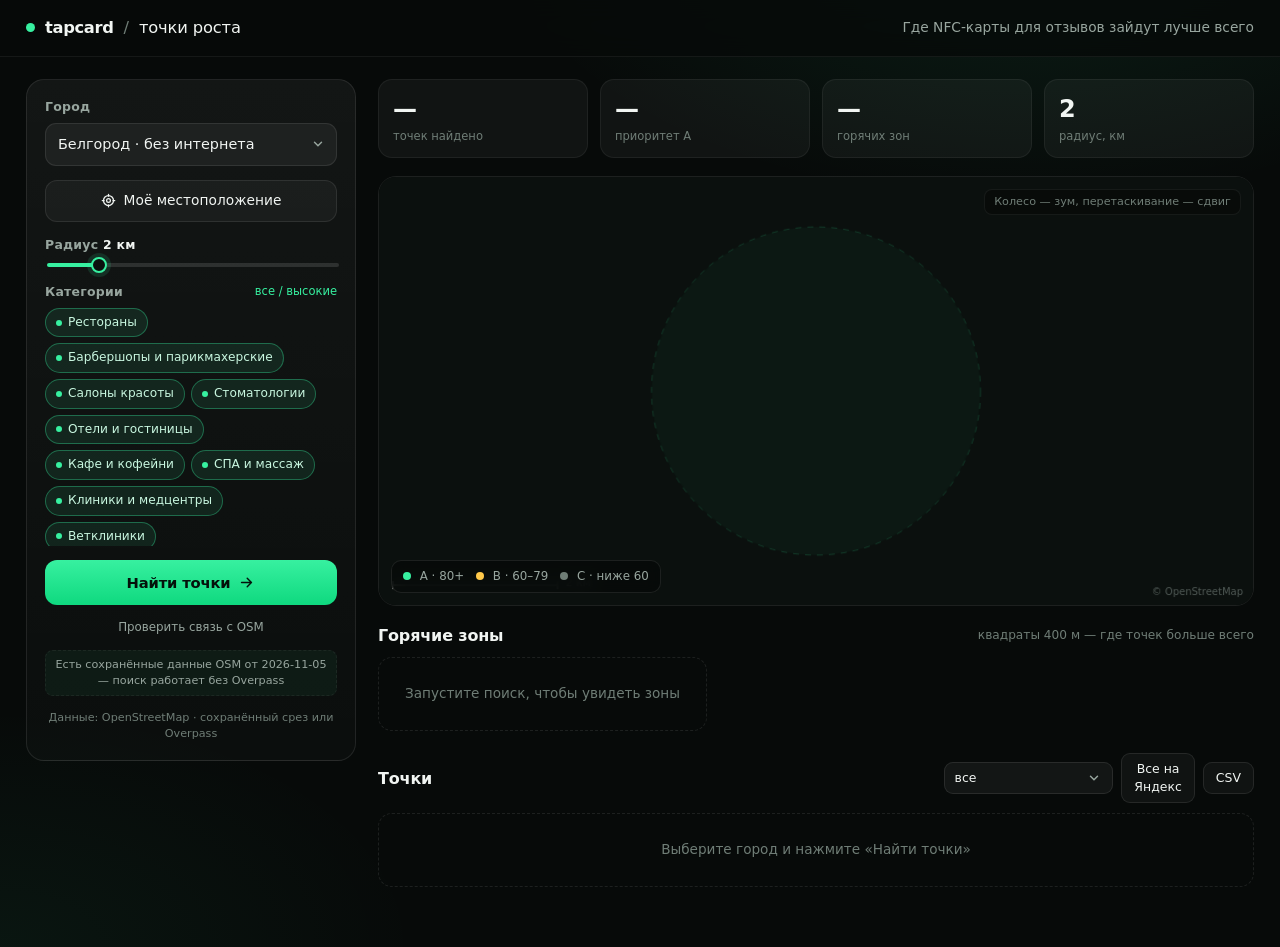
<file: index.html>
<!doctype html>
<html lang="ru">
<head>
<meta charset="utf-8">
<meta name="viewport" content="width=device-width, initial-scale=1">
<title>tapcard · точки роста — где продавать NFC-карты</title>
<meta name="description" content="Инструмент поиска точек для продажи NFC-карт: кафе, салоны, клиники, автосервисы и отели с высоким потенциалом отзывов.">
<style>
:root{
  --bg:#070A09;
  --bg-2:#0B100E;
  --surface:rgba(255,255,255,.045);
  --surface-2:rgba(255,255,255,.025);
  --text:#F1F5F2;
  --muted:#98A69F;
  --muted-2:#6F7D76;
  --accent:#37F0A0;
  --accent-2:#0FD97F;
  --gold:#FFC94A;
  --line:rgba(255,255,255,.09);
  --line-soft:rgba(255,255,255,.06);
  --radius:18px;
  --font:"Manrope",system-ui,-apple-system,"Segoe UI",Roboto,Arial,sans-serif;
}

*{box-sizing:border-box}
html,body{margin:0;padding:0}
body{
  background:
    radial-gradient(900px 500px at 80% -10%,rgba(55,240,160,.10),transparent 60%),
    radial-gradient(700px 400px at 0% 100%,rgba(55,240,160,.05),transparent 60%),
    var(--bg);
  color:var(--text);
  font-family:var(--font);
  font-size:15px;
  line-height:1.45;
  -webkit-font-smoothing:antialiased;
}

/* ---------- topbar ---------- */
.topbar{
  display:flex;align-items:center;justify-content:space-between;gap:16px;
  padding:16px 26px;border-bottom:1px solid var(--line-soft);
  position:sticky;top:0;z-index:600;
  background:rgba(7,10,9,.82);backdrop-filter:blur(12px);
}
.brand{display:flex;align-items:center;gap:10px;font-size:1.02rem;letter-spacing:-.01em}
.brand b{font-weight:800;letter-spacing:-.02em}
.brand-sep{color:var(--muted-2)}
.pulse{
  width:9px;height:9px;border-radius:50%;background:var(--accent);
  box-shadow:0 0 0 0 rgba(55,240,160,.55);animation:pulse 2.4s ease-out infinite;
}
@keyframes pulse{0%{box-shadow:0 0 0 0 rgba(55,240,160,.5)}70%{box-shadow:0 0 0 10px rgba(55,240,160,0)}100%{box-shadow:0 0 0 0 rgba(55,240,160,0)}}
.topbar-note{color:var(--muted);font-size:.86rem}

/* ---------- layout ---------- */
.layout{
  display:grid;grid-template-columns:330px minmax(0,1fr);
  gap:22px;padding:22px 26px 60px;max-width:1560px;margin:0 auto;align-items:start;
}

/* ---------- panel ---------- */
.panel{
  position:sticky;top:76px;
  background:linear-gradient(180deg,rgba(255,255,255,.05),rgba(255,255,255,.02));
  border:1px solid var(--line);border-radius:var(--radius);
  padding:18px;display:flex;flex-direction:column;gap:14px;
}
.field{display:flex;flex-direction:column;gap:7px}
.field label{font-size:.78rem;color:var(--muted);font-weight:600;letter-spacing:.02em}
.field label b{color:var(--text);font-weight:700}

select,input[type=range]{width:100%}
select{
  appearance:none;background:rgba(255,255,255,.05);color:var(--text);
  border:1px solid var(--line);border-radius:11px;padding:10px 34px 10px 12px;
  font:inherit;font-size:.9rem;cursor:pointer;
  background-image:url("data:image/svg+xml;utf8,<svg xmlns='http://www.w3.org/2000/svg' width='14' height='14' viewBox='0 0 24 24' fill='none' stroke='%2398A69F' stroke-width='2.5' stroke-linecap='round'><path d='M6 9l6 6 6-6'/></svg>");
  background-repeat:no-repeat;background-position:right 11px center;
}
select:focus,button:focus-visible,input:focus-visible{outline:2px solid rgba(55,240,160,.55);outline-offset:2px}

input[type=range]{
  -webkit-appearance:none;appearance:none;height:4px;border-radius:4px;
  background:linear-gradient(90deg,var(--accent) 0%,var(--accent) var(--p,40%),rgba(255,255,255,.12) var(--p,40%));
  cursor:pointer;
}
input[type=range]::-webkit-slider-thumb{
  -webkit-appearance:none;width:16px;height:16px;border-radius:50%;
  background:#0B100E;border:2px solid var(--accent);box-shadow:0 0 0 4px rgba(55,240,160,.12);
}
input[type=range]::-moz-range-thumb{width:14px;height:14px;border-radius:50%;background:#0B100E;border:2px solid var(--accent)}

.cats-head{display:flex;align-items:center;justify-content:space-between}
.cats{display:flex;flex-wrap:wrap;gap:6px;max-height:238px;overflow:auto;padding-right:2px}
.chip{
  display:inline-flex;align-items:center;gap:6px;
  border:1px solid var(--line);border-radius:999px;padding:5px 10px;
  font-size:.76rem;color:var(--muted);background:transparent;cursor:pointer;
  transition:.15s;user-select:none;
}
.chip::before{content:"";width:6px;height:6px;border-radius:50%;background:var(--muted-2)}
.chip.on{color:#C9F7E0;border-color:rgba(55,240,160,.35);background:rgba(55,240,160,.09)}
.chip.on::before{background:var(--accent)}

button{font:inherit;cursor:pointer}
.primary{
  display:flex;align-items:center;justify-content:center;gap:8px;
  background:linear-gradient(180deg,var(--accent),var(--accent-2));
  color:#04120B;font-weight:800;border:0;border-radius:12px;padding:12px 16px;
  font-size:.92rem;letter-spacing:-.01em;transition:.18s;
}
.primary:hover{transform:translateY(-1px);box-shadow:0 10px 26px rgba(55,240,160,.22)}
.primary:disabled{opacity:.55;cursor:default;transform:none;box-shadow:none}
.primary svg{width:17px;height:17px}
.ghost{
  display:flex;align-items:center;justify-content:center;gap:8px;
  background:rgba(255,255,255,.04);color:var(--text);
  border:1px solid var(--line);border-radius:12px;padding:10px 14px;font-size:.86rem;transition:.15s;
}
.ghost:hover{background:rgba(255,255,255,.08)}
.ghost svg{width:15px;height:15px}
.ghost.small{padding:6px 12px;font-size:.78rem;border-radius:9px}
.link{background:none;border:0;color:var(--accent);font-size:.72rem;padding:0}
.diag-link{text-align:center;font-size:.74rem;color:var(--muted)}
.diag-link:hover{color:var(--accent)}
.diag{
  white-space:pre-wrap;word-break:break-word;
  font:11px/1.45 ui-monospace,Consolas,"Courier New",monospace;
  color:var(--muted);background:rgba(0,0,0,.28);
  border:1px solid var(--line-soft);border-radius:10px;
  padding:8px 10px;max-height:170px;overflow:auto;
}
.panel-foot{font-size:.7rem;color:var(--muted-2);text-align:center}
.src{
  font-size:.7rem;line-height:1.4;text-align:center;
  color:var(--muted);border:1px dashed var(--line-soft);
  border-radius:8px;padding:6px 8px;background:rgba(55,240,160,.05);
}

/* ---------- stats ---------- */
.content{display:flex;flex-direction:column;gap:18px;min-width:0}
.stats{display:grid;grid-template-columns:repeat(4,1fr);gap:12px}
.stat{
  background:var(--surface);border:1px solid var(--line-soft);border-radius:14px;
  padding:12px 14px;display:flex;flex-direction:column;gap:2px;
}
.stat span{font-size:1.5rem;font-weight:800;letter-spacing:-.03em}
.stat small{color:var(--muted-2);font-size:.72rem}

/* ---------- map ---------- */
.map-wrap{position:relative;border-radius:var(--radius);overflow:hidden;border:1px solid var(--line);height:430px}
#map{display:block;width:100%;height:100%;background:#0B100E;cursor:grab;touch-action:none}
.map-hint{
  position:absolute;right:12px;top:12px;z-index:2;
  font-size:.7rem;color:var(--muted-2);background:rgba(7,10,9,.72);
  border:1px solid var(--line-soft);border-radius:8px;padding:4px 9px;pointer-events:none;
}
.map-legend{
  position:absolute;left:12px;bottom:12px;z-index:500;
  display:flex;gap:12px;align-items:center;background:rgba(7,10,9,.82);
  border:1px solid var(--line);border-radius:10px;padding:7px 11px;font-size:.74rem;color:var(--muted);
  backdrop-filter:blur(8px);
}
.map-legend .dot{width:8px;height:8px;border-radius:50%;display:inline-block;margin-right:5px}
.dot.a{background:var(--accent)}
.dot.b{background:var(--gold)}
.dot.c{background:var(--muted-2)}

/* ---------- blocks ---------- */
.block-head{display:flex;align-items:center;justify-content:space-between;gap:12px;margin-bottom:10px;flex-wrap:wrap}
.block-head h2{font-size:1rem;margin:0;font-weight:800;letter-spacing:-.01em}
.muted{color:var(--muted-2);font-size:.76rem}

.zones{display:flex;gap:10px;overflow-x:auto;padding-bottom:4px}
.zone{
  flex:0 0 auto;min-width:190px;text-align:left;
  background:linear-gradient(180deg,rgba(255,255,255,.055),rgba(255,255,255,.02));
  border:1px solid var(--line);border-radius:14px;padding:12px 14px;color:var(--text);
  transition:.15s;
}
.zone:hover{border-color:rgba(55,240,160,.45);transform:translateY(-1px)}
.zone.hot{border-color:rgba(55,240,160,.3);background:linear-gradient(180deg,rgba(55,240,160,.12),rgba(55,240,160,.03))}
.zone.active{border-color:var(--accent);box-shadow:0 0 0 1px rgba(55,240,160,.35)}
.zone b{display:block;font-size:1.05rem;letter-spacing:-.02em}
.zone small{color:var(--muted);font-size:.72rem;display:block;margin-top:2px}
.zone .kind{color:var(--accent);font-size:.7rem;font-weight:700;text-transform:uppercase;letter-spacing:.06em}

/* ---------- list ---------- */
.list-tools{display:flex;gap:8px;align-items:center}
.mini{padding:6px 28px 6px 10px;font-size:.78rem;border-radius:9px}
.list{display:grid;grid-template-columns:repeat(auto-fill,minmax(320px,1fr));gap:10px}
.poi{
  background:var(--surface);border:1px solid var(--line-soft);border-radius:14px;
  padding:13px 15px;display:flex;flex-direction:column;gap:6px;transition:.15s;
}
.poi:hover{border-color:rgba(55,240,160,.3);background:rgba(255,255,255,.06)}
.poi.picked{border-color:var(--accent);box-shadow:0 0 0 1px rgba(55,240,160,.5),0 10px 30px rgba(55,240,160,.12)}
.poi-top{display:flex;align-items:flex-start;justify-content:space-between;gap:10px}
.poi h3{margin:0;font-size:.95rem;font-weight:700;line-height:1.25}
.poi .cat{color:var(--muted-2);font-size:.74rem}
.score{
  flex:none;min-width:46px;text-align:center;border-radius:9px;padding:4px 6px;
  font-weight:800;font-size:.86rem;letter-spacing:-.02em;
}
.score.a{background:rgba(55,240,160,.14);color:var(--accent);border:1px solid rgba(55,240,160,.3)}
.score.b{background:rgba(255,201,74,.12);color:var(--gold);border:1px solid rgba(255,201,74,.28)}
.score.c{background:rgba(255,255,255,.05);color:var(--muted);border:1px solid var(--line)}
.poi .addr{color:var(--muted);font-size:.78rem}
.poi .meta{display:flex;flex-wrap:wrap;gap:6px;margin-top:2px}
.tag{font-size:.68rem;color:var(--muted);border:1px solid var(--line-soft);border-radius:999px;padding:2px 8px}
.poi .actions{display:flex;gap:8px;margin-top:6px}
.poi .actions a{
  font-size:.74rem;color:var(--accent);text-decoration:none;border:1px solid rgba(55,240,160,.25);
  padding:4px 9px;border-radius:8px;transition:.15s;
}
.poi .actions a:hover{background:rgba(55,240,160,.1)}
.poi .actions a.route{background:rgba(55,240,160,.14);border-color:rgba(55,240,160,.45);font-weight:600}
.poi .actions a.route:hover{background:rgba(55,240,160,.24)}
.poi mark{background:rgba(55,240,160,.16);color:#C9F7E0;border-radius:4px;padding:0 4px;font-weight:700}

/* ---------- misc ---------- */
.empty{
  grid-column:1/-1;color:var(--muted-2);font-size:.85rem;text-align:center;
  border:1px dashed var(--line);border-radius:14px;padding:26px;
}
.toast{
  position:fixed;left:50%;bottom:24px;transform:translate(-50%,20px);z-index:900;
  background:#0F1A15;border:1px solid rgba(55,240,160,.35);color:#C9F7E0;
  padding:10px 16px;border-radius:12px;font-size:.82rem;opacity:0;pointer-events:none;transition:.25s;
}
.toast.show{opacity:1;transform:translate(-50%,0)}
.spinner{
  width:15px;height:15px;border-radius:50%;border:2px solid rgba(4,18,11,.3);
  border-top-color:#04120B;animation:spin .7s linear infinite;display:inline-block;
}
@keyframes spin{to{transform:rotate(360deg)}}

::-webkit-scrollbar{width:9px;height:9px}
::-webkit-scrollbar-thumb{background:rgba(255,255,255,.12);border-radius:9px}
::-webkit-scrollbar-track{background:transparent}

@media (max-width:1080px){
  .layout{grid-template-columns:1fr;padding:16px}
  .panel{position:static}
  .cats{max-height:none}
  .stats{grid-template-columns:repeat(2,1fr)}
}
@media (max-width:560px){
  .topbar-note{display:none}
  .map-wrap{height:320px}
  .list{grid-template-columns:1fr}
}

</style>
</head>
<body>

<header class="topbar">
  <div class="brand"><span class="pulse"></span><b>tapcard</b><span class="brand-sep">/</span>точки роста</div>
  <div class="topbar-note">Где NFC-карты для отзывов зайдут лучше всего</div>
</header>

<main class="layout">

  <aside class="panel">
    <div class="field">
      <label for="city">Город</label>
      <select id="city"></select>
    </div>

    <button id="geo" class="ghost" type="button">
      <svg viewBox="0 0 24 24" fill="none" stroke="currentColor" stroke-width="2" stroke-linecap="round"><circle cx="12" cy="12" r="3"/><path d="M12 2v3M12 19v3M2 12h3M19 12h3"/><circle cx="12" cy="12" r="8"/></svg>
      Моё местоположение
    </button>

    <div class="field">
      <label for="radius">Радиус <b id="radiusVal">2 км</b></label>
      <input type="range" id="radius" min="500" max="10000" step="500" value="2000">
    </div>

    <div class="field">
      <div class="cats-head">
        <label>Категории</label>
        <button id="catsToggle" class="link" type="button">все / высокие</button>
      </div>
      <div class="cats" id="cats"></div>
    </div>

    <button id="find" class="primary" type="button">
      Найти точки
      <svg viewBox="0 0 24 24" fill="none" stroke="currentColor" stroke-width="2" stroke-linecap="round" stroke-linejoin="round"><path d="M5 12h14M13 6l6 6-6 6"/></svg>
    </button>

    <button id="diagBtn" class="link diag-link" type="button">Проверить связь с OSM</button>
    <div class="diag" id="diag" hidden></div>
    <div class="src" id="src" hidden></div>

    <div class="panel-foot">Данные: OpenStreetMap · сохранённый срез или Overpass</div>
  </aside>

  <section class="content">

    <div class="stats" id="stats">
      <div class="stat"><span id="statFound">—</span><small>точек найдено</small></div>
      <div class="stat"><span id="statA">—</span><small>приоритет A</small></div>
      <div class="stat"><span id="statZones">—</span><small>горячих зон</small></div>
      <div class="stat"><span id="statRadius">—</span><small>радиус, км</small></div>
    </div>

    <div class="map-wrap">
      <canvas id="map"></canvas>
      <div class="map-hint">Колесо — зум, перетаскивание — сдвиг</div>
      <div class="map-legend">
        <span><i class="dot a"></i> A · 80+</span>
        <span><i class="dot b"></i> B · 60–79</span>
        <span><i class="dot c"></i> C · ниже 60</span>
      </div>
    </div>

    <div class="zones-block">
      <div class="block-head">
        <h2>Горячие зоны</h2>
        <span class="muted">квадраты 400 м — где точек больше всего</span>
      </div>
      <div class="zones" id="zones"><div class="empty">Запустите поиск, чтобы увидеть зоны</div></div>
    </div>

    <div class="list-block">
      <div class="block-head">
        <h2>Точки</h2>
        <div class="list-tools">
          <select id="minGrade" class="mini">
            <option value="0">все</option>
            <option value="60">только B и A</option>
            <option value="80">только A</option>
          </select>
          <button id="toYandex" class="ghost small" type="button">Все на Яндекс</button>
          <button id="export" class="ghost small" type="button">CSV</button>
        </div>
      </div>
      <div id="list"><div class="empty">Выберите город и нажмите «Найти точки»</div></div>
    </div>

  </section>
</main>

<div class="toast" id="toast"></div>

<script>
/* tapcard · точки роста
   Поиск точек для продажи NFC-карт по открытым данным OpenStreetMap.
   Без внешних библиотек: карта рисуется на canvas. */

'use strict';

/* ================= данные ================= */

const CITIES = [
  { name: 'Белгород', lat: 50.5977, lon: 36.5859 },
  { name: 'Москва', lat: 55.7558, lon: 37.6173 },
  { name: 'Санкт-Петербург', lat: 59.9386, lon: 30.3141 },
  { name: 'Новосибирск', lat: 55.0084, lon: 82.9357 },
  { name: 'Екатеринбург', lat: 56.8389, lon: 60.6057 },
  { name: 'Казань', lat: 55.7963, lon: 49.1088 },
  { name: 'Нижний Новгород', lat: 56.3269, lon: 44.0059 },
  { name: 'Челябинск', lat: 55.1644, lon: 61.4368 },
  { name: 'Самара', lat: 53.1959, lon: 50.1002 },
  { name: 'Омск', lat: 54.9885, lon: 73.3242 },
  { name: 'Ростов-на-Дону', lat: 47.2225, lon: 39.7188 },
  { name: 'Уфа', lat: 54.7388, lon: 55.9721 },
  { name: 'Красноярск', lat: 56.0097, lon: 92.8526 },
  { name: 'Пермь', lat: 58.0105, lon: 56.2502 },
  { name: 'Воронеж', lat: 51.6720, lon: 39.1843 },
  { name: 'Волгоград', lat: 48.7080, lon: 44.5133 },
  { name: 'Краснодар', lat: 45.0355, lon: 38.9753 },
  { name: 'Саратов', lat: 51.5336, lon: 46.0343 },
  { name: 'Тюмень', lat: 57.1522, lon: 65.5272 },
  { name: 'Сочи', lat: 43.5855, lon: 39.7231 },
  { name: 'Владивосток', lat: 43.1155, lon: 131.8855 }
];

/* w — потенциал категории для продажи NFC-карт (0–10) */
const RULES = [
  { id: 'restaurant',  label: 'Рестораны',                  w: 10, q: '["amenity"="restaurant"]',                                 match: t => t.amenity === 'restaurant' },
  { id: 'hairdresser', label: 'Барбершопы и парикмахерские', w: 10, q: '["shop"="hairdresser"]',                                  match: t => t.shop === 'hairdresser' },
  { id: 'beauty',      label: 'Салоны красоты',             w: 10, q: '["shop"="beauty"]',                                       match: t => t.shop === 'beauty' },
  { id: 'dentist',     label: 'Стоматологии',               w: 10, q: '["amenity"="dentist"]',                                    match: t => t.amenity === 'dentist' || t.healthcare === 'dentist' },
  { id: 'hotel',       label: 'Отели и гостиницы',          w: 10, q: '["tourism"~"^(hotel|guest_house|hostel|motel|apartment)$"]', match: t => ['hotel', 'guest_house', 'hostel', 'motel', 'apartment'].includes(t.tourism) },
  { id: 'cafe',        label: 'Кафе и кофейни',             w: 9,  q: '["amenity"="cafe"]',                                        match: t => t.amenity === 'cafe' },
  { id: 'spa',         label: 'СПА и массаж',               w: 9,  q: '["leisure"="spa"]',                                         match: t => t.leisure === 'spa' || t.shop === 'massage' },
  { id: 'clinic',      label: 'Клиники и медцентры',        w: 9,  q: '["amenity"~"^(clinic|doctors)$"]',                         match: t => ['clinic', 'doctors', 'doctor'].includes(t.amenity) || ['clinic', 'doctor', 'centre'].includes(t.healthcare) },
  { id: 'veterinary',  label: 'Ветклиники',                 w: 9,  q: '["amenity"="veterinary"]',                                   match: t => t.amenity === 'veterinary' || t.healthcare === 'veterinary' },
  { id: 'carservice',  label: 'Автосервисы и шиномонтаж',   w: 9,  q: '["shop"~"^(car_repair|tyres)$"]',                          match: t => ['car_repair', 'tyres'].includes(t.shop) || t.amenity === 'car_repair' },
  { id: 'fitness',     label: 'Фитнес и спортзалы',         w: 9,  q: '["leisure"~"^(fitness_centre|sports_centre)$"]',            match: t => ['fitness_centre', 'sports_centre'].includes(t.leisure) || t.amenity === 'gym' },
  { id: 'tattoo',      label: 'Тату-салоны',                w: 9,  q: '["shop"="tattoo"]',                                         match: t => t.shop === 'tattoo' },
  { id: 'bar',         label: 'Бары и пабы',                w: 8,  q: '["amenity"~"^(bar|pub|biergarten)$"]',                      match: t => ['bar', 'pub', 'biergarten'].includes(t.amenity) },
  { id: 'carwash',     label: 'Автомойки',                  w: 8,  q: '["amenity"="car_wash"]',                                    match: t => t.amenity === 'car_wash' },
  { id: 'carshow',     label: 'Автосалоны',                 w: 8,  q: '["shop"="car"]',                                            match: t => t.shop === 'car' },
  { id: 'fastfood',    label: 'Фастфуд',                    w: 7,  q: '["amenity"="fast_food"]',                                    match: t => t.amenity === 'fast_food' },
  { id: 'bakery',      label: 'Пекарни и кондитерские',     w: 7,  q: '["shop"~"^(bakery|pastry|confectionery)$"]',               match: t => ['bakery', 'pastry', 'confectionery'].includes(t.shop) },
  { id: 'optician',    label: 'Оптика',                     w: 7,  q: '["shop"="optician"]',                                       match: t => t.shop === 'optician' },
  { id: 'photo',       label: 'Фотостудии',                 w: 7,  q: '["shop"="photo"]',                                          match: t => t.shop === 'photo' || t.craft === 'photographer' },
  { id: 'jewelry',     label: 'Ювелирные',                  w: 7,  q: '["shop"="jewelry"]',                                        match: t => t.shop === 'jewelry' },
  { id: 'cleaning',    label: 'Химчистки и прачечные',      w: 7,  q: '["shop"~"^(dry_cleaning|laundry)$"]',                      match: t => ['dry_cleaning', 'laundry'].includes(t.shop) },
  { id: 'coworking',   label: 'Коворкинги',                 w: 7,  q: '["office"="coworking"]',                                    match: t => t.office === 'coworking' || t.amenity === 'coworking_space' },
  { id: 'florist',     label: 'Цветочные',                  w: 6,  q: '["shop"="florist"]',                                        match: t => t.shop === 'florist' },
  { id: 'pet',         label: 'Зоомагазины',                w: 6,  q: '["shop"="pet"]',                                            match: t => t.shop === 'pet' },
  { id: 'furniture',   label: 'Мебель',                     w: 6,  q: '["shop"="furniture"]',                                      match: t => t.shop === 'furniture' },
  { id: 'travel',      label: 'Турагентства',               w: 6,  q: '["shop"="travel_agency"]',                                  match: t => t.shop === 'travel_agency' || t.office === 'travel_agent' },
  { id: 'clothes',     label: 'Одежда и обувь',             w: 5,  q: '["shop"~"^(clothes|shoes)$"]',                              match: t => ['clothes', 'shoes'].includes(t.shop) },
  { id: 'pharmacy',    label: 'Аптеки',                     w: 4,  q: '["amenity"="pharmacy"]',                                    match: t => t.amenity === 'pharmacy' },
  { id: 'supermarket', label: 'Супермаркеты',               w: 3,  q: '["shop"~"^(supermarket|convenience)$"]',                    match: t => ['supermarket', 'convenience'].includes(t.shop) }
];

const RULES_BY_ID = {};
RULES.forEach(r => { RULES_BY_ID[r.id] = r; });

/* Сохранённые срезы OSM (data/<slug>.js).
   Города без среза ищутся онлайн через Overpass. */
const SNAPSHOT_SLUGS = {
  'Белгород': 'belgorod',
  'Москва': 'moscow'
};

const SNAPSHOT_VERSION = '2';
const snapshotCache = new Map();

function loadSnapshot(cityName) {
  const slug = SNAPSHOT_SLUGS[cityName];
  if (!slug) return Promise.resolve(null);
  if (snapshotCache.has(cityName)) return Promise.resolve(snapshotCache.get(cityName));
  return new Promise(resolve => {
    const s = document.createElement('script');
    s.src = `data/${slug}.js?v=${SNAPSHOT_VERSION}`;
    s.async = true;
    s.onload = () => {
      const data = (window.TAPCARD_CITY || {})[cityName] || null;
      snapshotCache.set(cityName, data);
      resolve(data);
    };
    s.onerror = () => {
      snapshotCache.set(cityName, null);
      resolve(null);
    };
    document.head.appendChild(s);
  });
}

function preloadSnapshotFor(name) {
  const box = $('#src');
  loadSnapshot(name).then(data => {
    if (!box || state.source) return;
    if (!data) { box.hidden = true; box.textContent = ''; return; }
    box.hidden = false;
    box.textContent = `Есть сохранённые данные OSM от ${data.updated} — поиск работает без Overpass`;
  });
}

const ENDPOINTS = [
  'https://maps.mail.ru/osm/tools/overpass/api/interpreter',
  'https://overpass.osm.ch/api/interpreter',
  'https://overpass-api.de/api/interpreter',
  'https://overpass.kumi.systems/api/interpreter',
  'https://overpass.private.coffee/api/interpreter'
];

const CELL_M = 400;
const MAX_MARKERS = 900;
const MAX_LIST = 400;

/* ================= состояние ================= */

const state = {
  city: CITIES[0],
  center: { lat: CITIES[0].lat, lon: CITIES[0].lon },
  radius: 2000,
  enabled: new Set(RULES.filter(r => r.w >= 8).map(r => r.id)),
  pois: [],
  zones: [],
  zoneFilter: null,
  minGrade: 0,
  loading: false,
  roads: [],
  source: null
};

/* ================= утилиты ================= */

const $ = sel => document.querySelector(sel);

function toast(msg, ms = 2800) {
  const el = $('#toast');
  el.textContent = msg;
  el.classList.add('show');
  clearTimeout(toast._t);
  toast._t = setTimeout(() => el.classList.remove('show'), ms);
}

function escapeHtml(s) {
  return String(s ?? '').replace(/[&<>"']/g, c => ({ '&': '&amp;', '<': '&lt;', '>': '&gt;', '"': '&quot;', "'": '&#39;' }[c]));
}

function grade(score) {
  if (score >= 80) return 'a';
  if (score >= 60) return 'b';
  return 'c';
}

/* ================= карта на canvas ================= */

class SpotMap {
  constructor(canvas, onPick) {
    this.canvas = canvas;
    this.ctx = canvas.getContext('2d');
    this.center = { lat: 55.7558, lon: 37.6173 };
    this.zoom = 13;
    this.pois = [];
    this.zones = [];
    this.roads = [];
    this.hover = null;
    this.onPick = onPick || (() => {});
    this.w = 0; this.h = 0; this.dpr = 1;
    this.radius = 2000;
    this._drag = null;
    this._bind();
    this._ro = new ResizeObserver(() => this.resize());
    this._ro.observe(canvas.parentElement);
    this.resize();
  }

  /* --- проекция --- */
  static worldSize(z) { return 256 * Math.pow(2, z); }

  project(lat, lon) {
    const ws = SpotMap.worldSize(this.zoom);
    const x = (lon + 180) / 360 * ws;
    const s = Math.sin(lat * Math.PI / 180);
    const y = (0.5 - Math.log((1 + s) / (1 - s)) / (4 * Math.PI)) * ws;
    return { x, y };
  }

  unproject(x, y) {
    const ws = SpotMap.worldSize(this.zoom);
    const lon = x / ws * 360 - 180;
    const n = Math.PI - 2 * Math.PI * y / ws;
    const lat = 180 / Math.PI * Math.atan(0.5 * (Math.exp(n) - Math.exp(-n)));
    return { lat, lon };
  }

  metersPerPx() {
    return 156543.03392 * Math.cos(this.center.lat * Math.PI / 180) / Math.pow(2, this.zoom);
  }

  toScreen(lat, lon) {
    const c = this.project(this.center.lat, this.center.lon);
    const p = this.project(lat, lon);
    return { x: p.x - c.x + this.w / 2, y: p.y - c.y + this.h / 2 };
  }

  resize() {
    const rect = this.canvas.parentElement.getBoundingClientRect();
    this.dpr = Math.min(3, window.devicePixelRatio || 1);
    let w = Math.round(rect.width);
    let h = Math.round(rect.height);
    if (!(w > 0)) w = 800;
    if (!(h > 120) || h > 1000) h = 430;       // защита от цикла «canvas → родитель → canvas»
    w = Math.max(200, w);
    if (w === this.w && h === this.h) { this.draw(); return; }
    this.w = w;
    this.h = h;
    this.canvas.width = Math.round(w * this.dpr);
    this.canvas.height = Math.round(h * this.dpr);
    this.draw();
  }

  setCenter(lat, lon, zoom) {
    this.center = { lat, lon };
    if (zoom) this.zoom = zoom;
    this.draw();
  }

  setData({ pois, zones, roads, radius }) {
    if (pois) this.pois = pois;
    if (zones) this.zones = zones;
    if (roads) this.roads = roads;
    if (radius) this.radius = radius;
    this.draw();
  }

  fit(pois) {
    const pts = pois || this.pois;
    if (!pts.length) { this.draw(); return; }
    let minLat = 90, maxLat = -90, minLon = 180, maxLon = -180;
    pts.forEach(p => {
      minLat = Math.min(minLat, p.lat); maxLat = Math.max(maxLat, p.lat);
      minLon = Math.min(minLon, p.lon); maxLon = Math.max(maxLon, p.lon);
    });
    this.center = { lat: (minLat + maxLat) / 2, lon: (minLon + maxLon) / 2 };
    for (let z = 17; z >= 9; z--) {
      this.zoom = z;
      const a = this.toScreen(minLat, minLon);
      const b = this.toScreen(maxLat, maxLon);
      if (Math.abs(b.x - a.x) < this.w * 0.82 && Math.abs(b.y - a.y) < this.h * 0.82) break;
    }
    this.draw();
  }

  /* --- события --- */
  _bind() {
    const c = this.canvas;
    c.addEventListener('pointerdown', e => {
      c.setPointerCapture(e.pointerId);
      const cw = this.project(this.center.lat, this.center.lon);
      this._drag = { x: e.clientX, y: e.clientY, wx: cw.x, wy: cw.y, moved: false };
      c.style.cursor = 'grabbing';
    });
    c.addEventListener('pointermove', e => {
      if (this._drag) {
        const dx = e.clientX - this._drag.x;
        const dy = e.clientY - this._drag.y;
        if (Math.abs(dx) + Math.abs(dy) > 3) this._drag.moved = true;
        const p = this.unproject(this._drag.wx - dx, this._drag.wy - dy);
        this.center = p;
        this.hover = null;
        this.draw();
        return;
      }
      const rect = c.getBoundingClientRect();
      const mx = e.clientX - rect.left;
      const my = e.clientY - rect.top;
      let best = null, bd = 14;
      this.pois.slice(0, MAX_MARKERS).forEach(p => {
        const s = this.toScreen(p.lat, p.lon);
        const d = Math.hypot(s.x - mx, s.y - my);
        if (d < bd) { bd = d; best = p; }
      });
      if (best !== this.hover) { this.hover = best; this.draw(); }
      c.style.cursor = this._drag ? 'grabbing' : best ? 'pointer' : 'grab';
    });
    const end = () => {
      if (this._drag) {
        const dragged = this._drag.moved;
        this._drag = null;
        c.style.cursor = 'grab';
        if (!dragged && this.hover) {
          this.onPick(this.hover);
        }
      }
    };
    c.addEventListener('pointerup', end);
    c.addEventListener('pointercancel', end);
    c.addEventListener('pointerleave', () => { this._drag = null; this.hover = null; this.draw(); });
    c.addEventListener('wheel', e => {
      e.preventDefault();
      const rect = c.getBoundingClientRect();
      const mx = e.clientX - rect.left;
      const my = e.clientY - rect.top;
      const before = this._geoAt(mx, my);
      this.zoom = Math.max(9, Math.min(18, this.zoom + (e.deltaY > 0 ? -0.5 : 0.5)));
      const after = this.toScreen(before.lat, before.lon);
      const cw = this.project(this.center.lat, this.center.lon);
      const p = this.unproject(cw.x + (after.x - mx), cw.y + (after.y - my));
      this.center = p;
      this.draw();
    }, { passive: false });
    c.addEventListener('dblclick', () => {
      this.zoom = Math.min(18, this.zoom + 1);
      this.draw();
    });
  }

  _geoAt(px, py) {
    const cw = this.project(this.center.lat, this.center.lon);
    return this.unproject(cw.x + (px - this.w / 2), cw.y + (py - this.h / 2));
  }

  /* --- отрисовка --- */
  draw() {
    const ctx = this.ctx;
    ctx.setTransform(this.dpr, 0, 0, this.dpr, 0, 0);
    ctx.clearRect(0, 0, this.w, this.h);

    ctx.fillStyle = '#0B100E';
    ctx.fillRect(0, 0, this.w, this.h);

    // круг радиуса поиска
    if (this.radius) {
      const c = this.toScreen(this.center.lat, this.center.lon);
      const r = this.radius / this.metersPerPx();
      if (r > 4) {
        ctx.beginPath();
        ctx.arc(c.x, c.y, r, 0, Math.PI * 2);
        ctx.fillStyle = 'rgba(55,240,160,.03)';
        ctx.fill();
        ctx.strokeStyle = 'rgba(55,240,160,.18)';
        ctx.setLineDash([6, 6]);
        ctx.lineWidth = 1;
        ctx.stroke();
        ctx.setLineDash([]);
      }
    }

    this.drawRoads(ctx);
    this.drawZones(ctx);
    this.drawPois(ctx);
    this.drawHover(ctx);
    this.drawChrome(ctx);
  }

  drawRoads(ctx) {
    if (!this.roads.length) return;
    const style = {
      motorway: [3.0, 'rgba(150,180,170,.42)'],
      trunk: [2.8, 'rgba(150,180,170,.40)'],
      primary: [2.4, 'rgba(140,170,160,.34)'],
      secondary: [2.0, 'rgba(130,160,150,.30)'],
      tertiary: [1.6, 'rgba(120,150,140,.26)'],
      residential: [1.1, 'rgba(110,140,130,.22)'],
      living_street: [1.0, 'rgba(110,140,130,.20)'],
      pedestrian: [1.0, 'rgba(110,140,130,.18)'],
      unclassified: [1.0, 'rgba(110,140,130,.18)']
    };
    this.roads.forEach(w => {
      const st = style[w.cls] || style.residential;
      ctx.beginPath();
      let started = false;
      w.coords.forEach(([lat, lon]) => {
        const s = this.toScreen(lat, lon);
        if (!started) { ctx.moveTo(s.x, s.y); started = true; }
        else ctx.lineTo(s.x, s.y);
      });
      ctx.strokeStyle = st[1];
      ctx.lineWidth = st[0];
      ctx.lineJoin = 'round';
      ctx.lineCap = 'round';
      ctx.stroke();
    });
  }

  drawZones(ctx) {
    if (!this.zones.length) return;
    const sizeM = CELL_M;
    this.zones.forEach((z, i) => {
      const px = sizeM / this.metersPerPx();
      const s = this.toScreen(z.lat, z.lon);
      if (s.x < -px || s.y < -px || s.x > this.w + px || s.y > this.h + px) return;
      const hot = i < 3;
      ctx.beginPath();
      const r = Math.min(10, px / 6);
      roundRect(ctx, s.x - px / 2, s.y - px / 2, px, px, r);
      ctx.fillStyle = hot ? 'rgba(55,240,160,.10)' : 'rgba(255,255,255,.03)';
      ctx.fill();
      ctx.strokeStyle = hot ? 'rgba(55,240,160,.45)' : 'rgba(255,255,255,.12)';
      ctx.lineWidth = 1;
      ctx.stroke();
      if (px > 46) {
        ctx.fillStyle = hot ? 'rgba(201,247,224,.85)' : 'rgba(152,166,159,.8)';
        ctx.font = '600 11px system-ui, sans-serif';
        ctx.textAlign = 'center';
        ctx.textBaseline = 'middle';
        ctx.fillText(z.count + ' · ' + z.avg, s.x, s.y);
      }
    });
  }

  drawPois(ctx) {
    const list = this.pois.slice(0, MAX_MARKERS);
    list.forEach(p => {
      const s = this.toScreen(p.lat, p.lon);
      if (s.x < -12 || s.y < -12 || s.x > this.w + 12 || s.y > this.h + 12) return;
      const g = grade(p.score);
      const color = g === 'a' ? '#37F0A0' : g === 'b' ? '#FFC94A' : '#6F7D76';
      const r = g === 'a' ? 6.5 : g === 'b' ? 5.5 : 4.5;
      if (g === 'a') {
        ctx.beginPath();
        ctx.arc(s.x, s.y, r + 4, 0, Math.PI * 2);
        ctx.fillStyle = 'rgba(55,240,160,.16)';
        ctx.fill();
      }
      ctx.beginPath();
      ctx.arc(s.x, s.y, r, 0, Math.PI * 2);
      ctx.fillStyle = color;
      ctx.globalAlpha = 0.85;
      ctx.fill();
      ctx.globalAlpha = 1;
      ctx.lineWidth = 1.6;
      ctx.strokeStyle = 'rgba(7,10,9,.85)';
      ctx.stroke();
    });
  }

  drawHover(ctx) {
    if (!this.hover) return;
    const p = this.hover;
    const s = this.toScreen(p.lat, p.lon);
    const g = grade(p.score);
    const color = g === 'a' ? '#37F0A0' : g === 'b' ? '#FFC94A' : '#6F7D76';

    ctx.beginPath();
    ctx.arc(s.x, s.y, 11, 0, Math.PI * 2);
    ctx.strokeStyle = color;
    ctx.lineWidth = 2;
    ctx.stroke();

    const lines = [
      p.name,
      p.cat + ' · ' + p.score,
      p.address !== '—' ? p.address : ''
    ].filter(Boolean);

    ctx.font = '600 12px system-ui, sans-serif';
    const widths = lines.map((l, i) => {
      ctx.font = (i === 0 ? '700 13px' : '400 12px') + ' system-ui, sans-serif';
      return ctx.measureText(l).width;
    });
    const bw = Math.min(this.w - 24, Math.max(...widths) + 24);
    const bh = 16 + lines.length * 17;
    let bx = s.x - bw / 2;
    let by = s.y - bh - 16;
    bx = Math.max(8, Math.min(this.w - bw - 8, bx));
    if (by < 8) by = s.y + 18;

    ctx.beginPath();
    roundRect(ctx, bx, by, bw, bh, 10);
    ctx.fillStyle = 'rgba(9,15,12,.94)';
    ctx.fill();
    ctx.strokeStyle = 'rgba(255,255,255,.12)';
    ctx.lineWidth = 1;
    ctx.stroke();

    ctx.textAlign = 'left';
    ctx.textBaseline = 'top';
    lines.forEach((l, i) => {
      if (i === 0) {
        ctx.font = '700 13px system-ui, sans-serif';
        ctx.fillStyle = '#F1F5F2';
      } else if (i === 1) {
        ctx.font = '400 12px system-ui, sans-serif';
        ctx.fillStyle = color;
      } else {
        ctx.font = '400 12px system-ui, sans-serif';
        ctx.fillStyle = '#98A69F';
      }
      ctx.fillText(l, bx + 12, by + 8 + i * 17);
    });
  }

  drawChrome(ctx) {
    // масштабная линейка
    const mpp = this.metersPerPx();
    const target = 90 * mpp;
    const pow = Math.pow(10, Math.floor(Math.log10(target)));
    const mult = [1, 2, 5, 10].find(m => m * pow >= target) || 10;
    const meters = mult * pow;
    const px = meters / mpp;
    const x0 = 14, y0 = this.h - 20;
    ctx.beginPath();
    ctx.moveTo(x0, y0); ctx.lineTo(x0 + px, y0);
    ctx.moveTo(x0, y0 - 4); ctx.lineTo(x0, y0 + 4);
    ctx.moveTo(x0 + px, y0 - 4); ctx.lineTo(x0 + px, y0 + 4);
    ctx.strokeStyle = 'rgba(241,245,242,.55)';
    ctx.lineWidth = 1.5;
    ctx.stroke();
    ctx.fillStyle = 'rgba(241,245,242,.6)';
    ctx.font = '11px system-ui, sans-serif';
    ctx.textAlign = 'left';
    ctx.textBaseline = 'bottom';
    ctx.fillText(meters >= 1000 ? (meters / 1000) + ' км' : meters + ' м', x0 + px + 8, y0 + 4);

    // подпись
    ctx.fillStyle = 'rgba(152,166,159,.5)';
    ctx.font = '10px system-ui, sans-serif';
    ctx.textAlign = 'right';
    ctx.fillText('© OpenStreetMap', this.w - 10, this.h - 8);
  }
}

function roundRect(ctx, x, y, w, h, r) {
  r = Math.min(r, w / 2, h / 2);
  ctx.beginPath();
  ctx.moveTo(x + r, y);
  ctx.arcTo(x + w, y, x + w, y + h, r);
  ctx.arcTo(x + w, y + h, x, y + h, r);
  ctx.arcTo(x, y + h, x, y, r);
  ctx.arcTo(x, y, x + w, y, r);
  ctx.closePath();
}

/* ================= интерфейс ================= */

function fillCities() {
  const sel = $('#city');
  CITIES.forEach((c, i) => {
    const o = document.createElement('option');
    o.value = String(i);
    o.textContent = c.name + (SNAPSHOT_SLUGS[c.name] ? ' · без интернета' : '');
    sel.appendChild(o);
  });
  const geo = document.createElement('option');
  geo.value = 'geo';
  geo.textContent = 'Моё местоположение';
  geo.disabled = true;
  sel.appendChild(geo);
}

function renderCats() {
  const box = $('#cats');
  box.textContent = '';
  RULES.forEach(r => {
    const b = document.createElement('button');
    b.type = 'button';
    b.className = 'chip' + (state.enabled.has(r.id) ? ' on' : '');
    b.textContent = r.label;
    b.title = `Потенциал ${r.w}/10`;
    b.addEventListener('click', () => {
      if (state.enabled.has(r.id)) state.enabled.delete(r.id);
      else state.enabled.add(r.id);
      b.classList.toggle('on');
      saveSettings();
    });
    box.appendChild(b);
  });
}

function updateRadiusUI() {
  $('#radiusVal').textContent = state.radius >= 1000
    ? (state.radius / 1000).toFixed(state.radius % 1000 ? 1 : 0) + ' км'
    : state.radius + ' м';
  const p = (state.radius - 500) / (10000 - 500) * 100;
  $('#radius').style.setProperty('--p', p + '%');
}

function saveSettings() {
  try {
    localStorage.setItem('tapcard-spots', JSON.stringify({
      city: state.city.name,
      radius: state.radius,
      cats: [...state.enabled]
    }));
  } catch (e) { /* ignore */ }
}

function loadSettings() {
  try {
    const s = JSON.parse(localStorage.getItem('tapcard-spots') || 'null');
    if (!s) return;
    const c = CITIES.find(x => x.name === s.city);
    if (c) { state.city = c; state.center = { lat: c.lat, lon: c.lon }; $('#city').value = String(CITIES.indexOf(c)); }
    if (s.radius) { state.radius = s.radius; $('#radius').value = s.radius; }
    if (Array.isArray(s.cats) && s.cats.length) {
      const valid = s.cats.filter(id => RULES.some(r => r.id === id));
      if (valid.length) state.enabled = new Set(valid);
    }
  } catch (e) { /* ignore */ }
}

/* ================= Overpass ================= */

let preferred = null;
let lastAttempts = [];

function hostOf(u) {
  try { return new URL(u).host; } catch (e) { return u; }
}

async function diagnose() {
  const box = $('#diag');
  box.hidden = false;
  box.textContent = 'Проверяем серверы…';
  const { lat, lon } = state.center;
  const q = `[out:json][timeout:15];nwr["amenity"="cafe"](around:500,${lat},${lon});out center 5;`;
  const lines = [];
  for (const url of ENDPOINTS) {
    const ctrl = new AbortController();
    const timer = setTimeout(() => ctrl.abort(), 20000);
    const t0 = performance.now();
    try {
      const res = await fetch(url + '?data=' + encodeURIComponent(q), {
        method: 'GET',
        headers: { Accept: 'application/json' },
        signal: ctrl.signal
      });
      const txt = await res.text();
      let n = null;
      try { n = JSON.parse(txt).elements.length; } catch (e) { /* not json */ }
      lines.push(hostOf(url) + ': HTTP ' + res.status +
        (n === null ? ', не JSON' : ', точек ' + n) +
        ', ' + Math.round(performance.now() - t0) + ' мс');
    } catch (e) {
      lines.push(hostOf(url) + ': ' + (e.name === 'AbortError' ? 'таймаут' : 'ошибка сети'));
    } finally {
      clearTimeout(timer);
    }
    box.textContent = lines.join('\n');
  }
}

const BATCH = 4;          // категорий в одном запросе
const CONCURRENCY = 1;    // запросы последовательно, чтобы не злить зеркала

function loadPreferred() {
  try { preferred = localStorage.getItem('tapcard-spots-endpoint') || null; } catch (e) { /* ignore */ }
}

function bboxOf(lat, lon, r) {
  const dLat = r / 111320;
  const dLon = r / (111320 * Math.cos(lat * Math.PI / 180));
  return [lat - dLat, lon - dLon, lat + dLat, lon + dLon]
    .map(v => v.toFixed(5)).join(',');
}

function buildQueries() {
  const rules = RULES.filter(r => state.enabled.has(r.id));
  if (!rules.length) return [];
  const { lat, lon } = state.center;
  const bbox = bboxOf(lat, lon, state.radius);
  const queries = [];
  for (let i = 0; i < rules.length; i += BATCH) {
    const body = rules.slice(i, i + BATCH)
      .map(r => `  nwr${r.q}(${bbox});`)
      .join('\n');
    queries.push(`[out:json][timeout:45];\n(\n${body}\n);\nout center 5000;`);
  }
  return queries;
}

function haversine(lat1, lon1, lat2, lon2) {
  const R = 6371000;
  const dLat = (lat2 - lat1) * Math.PI / 180;
  const dLon = (lon2 - lon1) * Math.PI / 180;
  const a = Math.sin(dLat / 2) ** 2 +
    Math.cos(lat1 * Math.PI / 180) * Math.cos(lat2 * Math.PI / 180) * Math.sin(dLon / 2) ** 2;
  return 2 * R * Math.asin(Math.sqrt(a));
}

async function mapLimit(items, limit, fn) {
  const out = new Array(items.length);
  let next = 0;
  const workers = Array.from({ length: Math.min(limit, items.length) }, async () => {
    while (true) {
      const i = next++;
      if (i >= items.length) break;
      out[i] = await fn(items[i], i);
    }
  });
  await Promise.all(workers);
  return out;
}

let epOffset = 0;

/* Пробуем несколько зеркал одновременно — кто ответит первым, того и данные.
   Медленные/битые зеркала не тормозят поиск. */
async function overpass(query, timeoutMs = 30000) {
  const n = ENDPOINTS.length;
  const rotated = ENDPOINTS.slice(epOffset % n).concat(ENDPOINTS.slice(0, epOffset % n));
  epOffset++;
  if (preferred) {
    const i = rotated.indexOf(preferred);
    if (i > 0) rotated.unshift(rotated.splice(i, 1)[0]);
  }
  const hosts = rotated.slice(0, 3);

  const ctrl = new AbortController();
  const timer = setTimeout(() => ctrl.abort(), timeoutMs);

  try {
    return await new Promise((resolve, reject) => {
      let pending = hosts.length;
      let lastErr = null;
      let done = false;

      hosts.forEach(ep => {
        fetch(ep + '?data=' + encodeURIComponent(query), {
          signal: ctrl.signal,
          headers: { Accept: 'application/json' }
        })
          .then(res => {
            if (!res.ok) throw new Error('HTTP ' + res.status);
            return res.json();
          })
          .then(data => {
            if (done) return;
            done = true;
            preferred = ep;
            try { localStorage.setItem('tapcard-spots-endpoint', ep); } catch (e) { /* ignore */ }
            resolve(data);
          })
          .catch(e => {
            if (!done) {
              const reason = e.name === 'AbortError' ? 'таймаут' : (e.message || 'сеть');
              lastAttempts.push(hostOf(ep) + ' → ' + reason);
            }
            lastErr = e;
            if (--pending === 0 && !done) reject(lastErr);
          });
      });
    });
  } finally {
    clearTimeout(timer);
    ctrl.abort();
  }
}

async function fetchRoads() {
  const { lat, lon } = state.center;
  const r = Math.min(state.radius, 2500);
  const bbox = bboxOf(lat, lon, r);
  const q = `[out:json][timeout:30];\nway["highway"~"^(motorway|trunk|primary|secondary|tertiary|residential|living_street|pedestrian|unclassified)$"](${bbox});\nout geom;`;
  try {
    const data = await overpass(q, 20000);
    return (data.elements || [])
      .filter(w => w.geometry && w.geometry.length > 1)
      .map(w => ({
        cls: w.tags?.highway || 'residential',
        coords: w.geometry.map(g => [g.lat, g.lon])
      }));
  } catch (e) {
    return [];
  }
}

/* ================= обработка ================= */

function classify(tags) {
  for (const r of RULES) {
    if (!state.enabled.has(r.id)) continue;
    if (r.match(tags)) return r;
  }
  return null;
}

function normalize(el) {
  const t = el.tags || {};
  const lat = el.lat ?? el.center?.lat;
  const lon = el.lon ?? el.center?.lon;
  if (lat == null || lon == null) return null;

  const rule = classify(t);
  if (!rule) return null;

  const name = t.name || t['name:ru'] || t.brand || t.operator;
  if (!name) return null;

  const street = t['addr:street'] || '';
  const house = t['addr:housenumber'] || '';
  const address = [street, house].filter(Boolean).join(', ') || '—';

  return {
    id: el.type + '/' + el.id,
    name: String(name),
    cat: rule.label,
    w: rule.w,
    lat, lon,
    address,
    phone: (t.phone || t['contact:phone'] || '').replace(/[^\d+]/g, '') || '',
    website: t.website || t['contact:website'] || t.url || '',
    hours: t.opening_hours || '',
    brand: t.brand || '',
    osm: `https://www.openstreetmap.org/${el.type}/${el.id}`,
    score: 0,
    reasons: [],
    zone: ''
  };
}

function scoreAll(pois) {
  const latRef = state.center.lat;
  const mPerDegLat = 111320;
  const mPerDegLon = 111320 * Math.cos(latRef * Math.PI / 180);

  const cell = 100;
  const grid = new Map();

  pois.forEach(p => {
    p._cx = Math.floor((p.lon * mPerDegLon) / cell);
    p._cy = Math.floor((p.lat * mPerDegLat) / cell);
    const k = p._cx + ':' + p._cy;
    grid.set(k, (grid.get(k) || 0) + 1);
  });

  pois.forEach(p => {
    let s = p.w * 5;
    const reasons = [`категория «${p.cat}» — ${p.w}/10`];
    if (p.phone) { s += 8; reasons.push('есть телефон'); }
    if (p.website) { s += 8; reasons.push('есть сайт'); }
    if (p.hours) { s += 4; reasons.push('указан график'); }
    if (p.address !== '—') s += 2;
    if (p.brand) { s -= 6; reasons.push('сеть — сложнее зайти'); }

    let near = 0;
    for (let dx = -3; dx <= 3; dx++) {
      for (let dy = -3; dy <= 3; dy++) {
        if (dx * dx + dy * dy > 9) continue;
        near += grid.get((p._cx + dx) + ':' + (p._cy + dy)) || 0;
      }
    }
    const traffic = Math.min(14, Math.round(Math.sqrt(near) * 2));
    if (traffic >= 6) reasons.push('высокий поток людей');
    s += traffic;

    p.score = Math.max(5, Math.min(100, Math.round(s)));
    p.reasons = reasons;
  });

  return pois;
}

function buildZones(pois) {
  const latRef = state.center.lat;
  const h = CELL_M / 111320;
  const w = CELL_M / (111320 * Math.cos(latRef * Math.PI / 180));
  const cells = new Map();

  pois.forEach(p => {
    const k = Math.floor(p.lon / w) + ':' + Math.floor(p.lat / h);
    if (!cells.has(k)) cells.set(k, { key: k, sum: 0, n: 0, lat: 0, lon: 0, cats: {}, a: 0 });
    const c = cells.get(k);
    c.sum += p.score; c.n += 1; c.lat += p.lat; c.lon += p.lon;
    c.cats[p.cat] = (c.cats[p.cat] || 0) + 1;
    if (p.score >= 80) c.a += 1;
    p.zone = k;
  });

  return [...cells.values()]
    .map(c => {
      const top = Object.entries(c.cats).sort((a, b) => b[1] - a[1])[0];
      return {
        key: c.key, count: c.n, a: c.a,
        avg: Math.round(c.sum / c.n), total: c.sum,
        lat: c.lat / c.n, lon: c.lon / c.n,
        topCat: top ? top[0] : '', topN: top ? top[1] : 0
      };
    })
    .sort((x, y) => y.total - x.total)
    .slice(0, 12);
}

/* ================= рендер ================= */

function renderStats() {
  const a = state.pois.filter(p => p.score >= 80).length;
  $('#statFound').textContent = state.pois.length || '—';
  $('#statA').textContent = a || '—';
  $('#statZones').textContent = state.zones.length || '—';
  $('#statRadius').textContent = (state.radius / 1000).toFixed(state.radius % 1000 ? 1 : 0);
}

function renderZones() {
  const box = $('#zones');
  box.textContent = '';
  if (!state.zones.length) {
    box.innerHTML = '<div class="empty">Запустите поиск, чтобы увидеть зоны</div>';
    return;
  }
  state.zones.forEach((z, i) => {
    const b = document.createElement('button');
    b.type = 'button';
    b.className = 'zone' + (i < 3 ? ' hot' : '') + (state.zoneFilter === z.key ? ' active' : '');
    b.innerHTML =
      `<span class="kind">${z.a ? 'приоритет A · ' + z.a : 'зона ' + (i + 1)}</span>` +
      `<b>${z.count} точек · ср. ${z.avg}</b>` +
      `<small>${escapeHtml(z.topCat)}${z.topN ? ' ×' + z.topN : ''}</small>`;
    b.addEventListener('click', () => {
      state.zoneFilter = state.zoneFilter === z.key ? null : z.key;
      renderZones(); renderList();
      if (map) map.setCenter(z.lat, z.lon, 16);
    });
    box.appendChild(b);
  });
}

function renderList() {
  const box = $('#list');
  box.textContent = '';

  let list = state.pois;
  if (state.zoneFilter) list = list.filter(p => p.zone === state.zoneFilter);
  if (state.minGrade > 0) list = list.filter(p => p.score >= state.minGrade);
  list = list.slice(0, MAX_LIST);

  if (!list.length) {
    box.innerHTML = '<div class="empty">Ничего не найдено. Увеличьте радиус или включите категории.</div>';
    return;
  }

  list.forEach(p => {
    const g = grade(p.score);
    const card = document.createElement('article');
    card.className = 'poi';
    card.dataset.id = p.id;

    const top = document.createElement('div');
    top.className = 'poi-top';

    const left = document.createElement('div');
    const h = document.createElement('h3');
    h.textContent = p.name;
    const cat = document.createElement('div');
    cat.className = 'cat';
    cat.textContent = p.cat;
    left.append(h, cat);

    const sc = document.createElement('div');
    sc.className = 'score ' + g;
    sc.textContent = p.score;

    top.append(left, sc);

    const addr = document.createElement('div');
    addr.className = 'addr';
    addr.textContent = p.address;

    const meta = document.createElement('div');
    meta.className = 'meta';
    const tags = [];
    if (p.phone) tags.push(p.phone);
    if (p.website) tags.push('сайт');
    p.reasons.slice(1, 3).forEach(t => tags.push(t));
    tags.forEach(txt => {
      const t = document.createElement('span');
      t.className = 'tag';
      t.textContent = txt;
      meta.appendChild(t);
    });

    const actions = document.createElement('div');
    actions.className = 'actions';

    const route = document.createElement('a');
    route.className = 'route';
    route.href = `https://yandex.ru/maps/?rtext=~${p.lat},${p.lon}&rtt=auto`;
    route.target = '_blank'; route.rel = 'noopener';
    route.textContent = 'Маршрут';

    const y = document.createElement('a');
    y.href = `https://yandex.ru/maps/?text=${encodeURIComponent(p.name + ' ' + (p.address !== '—' ? p.address : ''))}`;
    y.target = '_blank'; y.rel = 'noopener';
    y.textContent = 'Яндекс';
    const o = document.createElement('a');
    o.href = p.osm; o.target = '_blank'; o.rel = 'noopener';
    o.textContent = 'OSM';
    actions.append(route, y, o);

    card.append(top, addr, meta, actions);
    box.appendChild(card);
  });
}

/* ================= поиск ================= */

/* Сколько метров вокруг текущей точки покрывает сохранённый срез.
   Срез — круг радиуса data.radius вокруг центра города. */
function snapshotCover(data) {
  if (!data || !data.center) return 0;
  const d = haversine(state.center.lat, state.center.lon, data.center[0], data.center[1]);
  return Math.max(0, data.radius - d);
}

function poisFromSnapshot(data, cover) {
  const limit = Math.min(state.radius, cover);
  const out = [];
  const rows = data.pois || [];
  const enabled = state.enabled;
  for (const row of rows) {
    const rule = RULES_BY_ID[data.rules[row[0]]];
    if (!rule || !enabled.has(rule.id)) continue;
    const lat = row[2], lon = row[3];
    if (haversine(state.center.lat, state.center.lon, lat, lon) > limit) continue;
    out.push({
      id: `snap/${lat}:${lon}/${row[1]}`,
      name: row[1],
      cat: rule.label,
      w: rule.w,
      lat, lon,
      address: row[4] || '—',
      phone: row[5] || '',
      website: row[6] || '',
      hours: row[7] || '',
      brand: row[8] ? 'сеть' : '',
      osm: `https://www.openstreetmap.org/#map=19/${lat}/${lon}`,
      score: 0,
      reasons: [],
      zone: ''
    });
  }
  return out;
}

function describeSource() {
  const box = $('#src');
  if (!box) return;
  const s = state.source;
  if (!s) { box.hidden = true; box.textContent = ''; return; }
  box.hidden = false;
  if (s.kind === 'snapshot') {
    box.textContent = `Сохранённые данные OSM · срез ${s.updated} · покрытие ${(s.cover / 1000).toFixed(1)} км от центра города`;
  } else {
    box.textContent = 'Данные OpenStreetMap, получены онлайн только что';
  }
}

function showResults(pois, source, note) {
  scoreAll(pois);
  pois.sort((a, b) => b.score - a.score);
  state.pois = pois;
  state.zones = buildZones(pois);
  state.source = source;
  renderStats();
  renderZones();
  renderList();
  describeSource();
  if (map) {
    map.setData({ pois, zones: state.zones, roads: state.roads, radius: state.radius });
    map.fit(pois);
  }
  if (note) toast(note, 5000);
}

async function find() {
  if (state.loading) return;
  if (!state.enabled.size) { toast('Включите хотя бы одну категорию'); return; }

  state.loading = true;
  state.zoneFilter = null;
  lastAttempts = [];
  const diagBox = $('#diag');
  diagBox.hidden = true;

  const btn = $('#find');
  const original = btn.innerHTML;
  btn.disabled = true;
  btn.innerHTML = '<span class="spinner"></span> Ищем точки…';

  try {
    // 1) Сохранённый срез OSM — работает даже там, где Overpass недоступен
    const snap = await loadSnapshot(state.city.name);
    const cover = snapshotCover(snap);

    if (snap && cover >= 300) {
      const pois = poisFromSnapshot(snap, cover);
      if (!pois.length) {
        state.pois = []; state.zones = []; state.source = { kind: 'snapshot', updated: snap.updated, cover };
        renderStats(); renderZones(); renderList(); describeSource();
        if (map) map.setData({ pois: [], zones: [], roads: [], radius: state.radius });
        diagBox.hidden = false;
        diagBox.textContent =
          `В сохранённом срезе (${(cover / 1000).toFixed(1)} км вокруг центра) нет точек по выбранным категориям.\n` +
          'Включите больше категорий или выберите другой город.';
        toast('Точек не найдено — включите больше категорий');
        return;
      }
      showResults(pois, { kind: 'snapshot', updated: snap.updated, cover },
        `Готово: ${pois.length} точек (срез OSM от ${snap.updated}, данные в радиусе ${(cover / 1000).toFixed(1)} км)`);
      return;
    }

    // 2) Онлайн-запрос к Overpass
    const queries = buildQueries();
    if (!queries.length) throw new Error('нет категорий');

    let done = 0;
    const results = await mapLimit(queries, CONCURRENCY, async (q) => {
      for (let attempt = 0; attempt < 2; attempt++) {
        btn.innerHTML = `<span class="spinner"></span> Ищем точки… ${done}/${queries.length}`;
        try {
          const data = await overpass(q, 30000);
          done++;
          return data.elements || [];
        } catch (e) {
          if (attempt === 0) await new Promise(r => setTimeout(r, 2500));
        }
      }
      done++;
      return null;
    });

    const failed = results.filter(r => r === null).length;
    const elements = [];
    results.forEach(r => { if (r) elements.push(...r); });

    if (!elements.length) {
      if (snap) throw new Error('срез не покрывает точку');
      throw new Error('нет данных');
    }

    const seen = new Set();
    const pois = [];
    elements.forEach(el => {
      const p = normalize(el);
      if (!p || seen.has(p.id)) return;
      if (haversine(state.center.lat, state.center.lon, p.lat, p.lon) > state.radius) return;
      seen.add(p.id);
      pois.push(p);
    });

    if (!pois.length) {
      state.pois = []; state.zones = []; state.source = { kind: 'live' };
      renderStats(); renderZones(); renderList(); describeSource();
      if (map) map.setData({ pois: [], zones: [], roads: [], radius: state.radius });
      diagBox.hidden = false;
      diagBox.textContent = 'Серверы ответили, но в радиусе нет объектов с выбранными категориями.\nУвеличь радиус или включи больше категорий.';
      toast('Точек не найдено — увеличьте радиус');
      return;
    }

    state.roads = [];
    showResults(pois, { kind: 'live' }, failed
      ? `Готово: ${pois.length} точек (часть категорий не загрузилась)`
      : `Готово: ${pois.length} точек, ${state.zones.length} зон`);

    // дороги — косметика, догружаем в фоне
    fetchRoads().then(roads => {
      state.roads = roads;
      if (map) map.setData({ roads });
    });

    saveSettings();
  } catch (e) {
    console.error(e);
    diagBox.hidden = false;
    diagBox.textContent =
      (lastAttempts.length ? lastAttempts.slice(-8).join('\n') : 'Серверы не ответили') +
      '\n\nНажми «Проверить связь с OSM» и пришли этот текст.';
    toast('Не удалось получить данные OSM. Проверьте интернет и попробуйте ещё раз.', 4200);
  } finally {
    state.loading = false;
    btn.disabled = false;
    btn.innerHTML = original;
  }
}

/* ================= все точки на Яндекс Картах ================= */

const YA_STYLE = { a: 'pm2gnm', b: 'pm2ylm', c: 'pm2grm' };
const YA_STYLE_STATIC = { a: 'pm2gnm', b: 'pm2ywm', c: 'pm2grm' };
const YA_MAX = 200;
const YA_STATIC_MAX = 100;

function visibleList() {
  let list = state.pois;
  if (state.zoneFilter) list = list.filter(p => p.zone === state.zoneFilter);
  if (state.minGrade > 0) list = list.filter(p => p.score >= state.minGrade);
  return list;
}

function isMobile() {
  return /Android|iPhone|iPad|iPod|Mobile/i.test(navigator.userAgent || '');
}

function openAllOnYandex() {
  const list = visibleList();
  if (!list.length) { toast('Сначала найдите точки'); return; }

  // На телефоне приложение Яндекс Карты перехватывает ссылку и показывает только одну метку,
  // поэтому открываем снимок Яндекс Карты (PNG) — он не перехватывается приложением.
  if (isMobile()) {
    const sorted = list.slice().sort((a, b) => b.score - a.score).slice(0, YA_STATIC_MAX);
    const pt = sorted.map(p => `${p.lon.toFixed(5)},${p.lat.toFixed(5)},${YA_STYLE_STATIC[grade(p.score)]}`).join('~');
    let minLat = 90, maxLat = -90, minLon = 180, maxLon = -180;
    sorted.forEach(p => {
      if (p.lat < minLat) minLat = p.lat;
      if (p.lat > maxLat) maxLat = p.lat;
      if (p.lon < minLon) minLon = p.lon;
      if (p.lon > maxLon) maxLon = p.lon;
    });
    const lat = (minLat + maxLat) / 2;
    const lon = (minLon + maxLon) / 2;
    const spanLat = maxLat - minLat, spanLon = maxLon - minLon;
    const span = Math.max(spanLat, spanLon * Math.cos(lat * Math.PI / 180));
    let z = 15;
    if (span > 0.40) z = 10;
    else if (span > 0.20) z = 11;
    else if (span > 0.10) z = 12;
    else if (span > 0.05) z = 13;
    else if (span > 0.02) z = 14;
    const url = `https://static-maps.yandex.ru/1.x/?ll=${lon.toFixed(5)},${lat.toFixed(5)}&z=${z}&l=map&size=650,450&pt=${pt}`;
    window.open(url, '_blank', 'noopener');
    toast(`Открываю снимок Яндекс Карты с ${sorted.length} лучшими точками. Для маршрута — кнопка «Маршрут» у точки.`, 6000);
    if (list.length > YA_STATIC_MAX) {
      toast(`Показаны ${YA_STATIC_MAX} лучших из ${list.length}. Уточните фильтр, чтобы увидеть остальные.`, 6000);
    }
    return;
  }

  const pts = list.slice(0, YA_MAX);
  const pt = pts.map(p => `${p.lon.toFixed(5)},${p.lat.toFixed(5)},${YA_STYLE[grade(p.score)]}`).join('~');

  let minLat = 90, maxLat = -90, minLon = 180, maxLon = -180;
  pts.forEach(p => {
    if (p.lat < minLat) minLat = p.lat;
    if (p.lat > maxLat) maxLat = p.lat;
    if (p.lon < minLon) minLon = p.lon;
    if (p.lon > maxLon) maxLon = p.lon;
  });
  const lat = (minLat + maxLat) / 2;
  const lon = (minLon + maxLon) / 2;
  const spanLat = maxLat - minLat, spanLon = maxLon - minLon;
  const span = Math.max(spanLat, spanLon * Math.cos(lat * Math.PI / 180));
  let z = 15;
  if (span > 0.40) z = 10;
  else if (span > 0.20) z = 11;
  else if (span > 0.10) z = 12;
  else if (span > 0.05) z = 13;
  else if (span > 0.02) z = 14;

  const url = `https://yandex.ru/maps/?ll=${lon.toFixed(5)},${lat.toFixed(5)}&z=${z}&pt=${pt}&l=map`;
  window.open(url, '_blank', 'noopener');
  if (list.length > YA_MAX) {
    toast(`На карту отправлены ${YA_MAX} лучших точек из ${list.length}. Уточните фильтр, чтобы увидеть остальные.`, 5000);
  } else {
    toast(`Открываю ${pts.length} точек на Яндекс Картах`);
  }
}

/* ================= CSV ================= */
function exportCsv() {
  const list = state.pois;
  if (!list.length) { toast('Сначала найдите точки'); return; }
  const head = ['Название', 'Категория', 'Потенциал', 'Адрес', 'Телефон', 'Сайт', 'Широта', 'Долгота', 'OSM'];
  const rows = list.map(p => [
    p.name, p.cat, p.score, p.address, p.phone, p.website,
    p.lat.toFixed(6), p.lon.toFixed(6), p.osm
  ]);
  const csv = '\uFEFF' + [head, ...rows]
    .map(r => r.map(v => `"${String(v ?? '').replace(/"/g, '""')}"`).join(';'))
    .join('\r\n');

  const blob = new Blob([csv], { type: 'text/csv;charset=utf-8' });
  const a = document.createElement('a');
  a.href = URL.createObjectURL(blob);
  a.download = `tapcard-точки-${state.city.name}-${new Date().toISOString().slice(0, 10)}.csv`;
  a.click();
  setTimeout(() => URL.revokeObjectURL(a.href), 4000);
  toast('CSV скачан');
}

/* ================= события ================= */

let map = null;

function bind() {
  $('#city').addEventListener('change', e => {
    if (e.target.value === 'geo') return;
    const i = Number(e.target.value);
    state.city = CITIES[i];
    state.center = { lat: state.city.lat, lon: state.city.lon };
    state.pois = []; state.zones = []; state.source = null;
    renderStats(); renderZones(); renderList(); describeSource();
    if (map) map.setCenter(state.center.lat, state.center.lon, 13);
    preloadSnapshotFor(state.city.name);
    saveSettings();
  });

  $('#radius').addEventListener('input', e => {
    state.radius = Number(e.target.value);
    updateRadiusUI();
  });
  $('#radius').addEventListener('change', saveSettings);

  $('#find').addEventListener('click', find);
  $('#diagBtn').addEventListener('click', diagnose);

  $('#minGrade').addEventListener('change', e => {
    state.minGrade = Number(e.target.value);
    renderList();
  });

  $('#export').addEventListener('click', exportCsv);
  $('#toYandex').addEventListener('click', openAllOnYandex);

  $('#catsToggle').addEventListener('click', () => {
    const all = state.enabled.size === RULES.length;
    state.enabled = new Set(all ? RULES.filter(r => r.w >= 8).map(r => r.id) : RULES.map(r => r.id));
    renderCats();
    saveSettings();
  });

  $('#geo').addEventListener('click', () => {
    if (!navigator.geolocation) { toast('Геолокация недоступна'); return; }
    toast('Определяем местоположение…');
    navigator.geolocation.getCurrentPosition(
      pos => {
        state.center = { lat: pos.coords.latitude, lon: pos.coords.longitude };
        // ближайший город — чтобы найти сохранённый срез рядом с точкой
        let best = null, bestD = Infinity;
        CITIES.forEach(c => {
          const d = haversine(state.center.lat, state.center.lon, c.lat, c.lon);
          if (d < bestD) { bestD = d; best = c; }
        });
        if (best && bestD <= 60000) {
          state.city = best;
          $('#city').value = String(CITIES.indexOf(best));
          preloadSnapshotFor(best.name);
        } else {
          $('#city').value = 'geo';
        }
        state.source = null;
        renderStats(); renderZones(); renderList(); describeSource();
        if (map) map.setCenter(state.center.lat, state.center.lon, 15);
        toast(bestD <= 60000 ? `Локация определена · ${best.name}` : 'Локация определена');
      },
      () => toast('Не удалось определить локацию. Выберите город.'),
      { enableHighAccuracy: false, timeout: 10000 }
    );
  });
}

/* ================= старт ================= */

document.addEventListener('DOMContentLoaded', () => {
  fillCities();
  renderCats();
  loadSettings();
  loadPreferred();
  updateRadiusUI();
  bind();

  map = new SpotMap($('#map'), poi => {
    const card = document.querySelector(`.poi[data-id="${poi.id}"]`);
    if (card) {
      card.scrollIntoView({ behavior: 'smooth', block: 'center' });
      card.classList.add('picked');
      setTimeout(() => card.classList.remove('picked'), 1400);
    }
  });
  map.setCenter(state.center.lat, state.center.lon, 13);

  renderStats();
  preloadSnapshotFor(state.city.name);
});

</script>
</body>
</html>
</file>
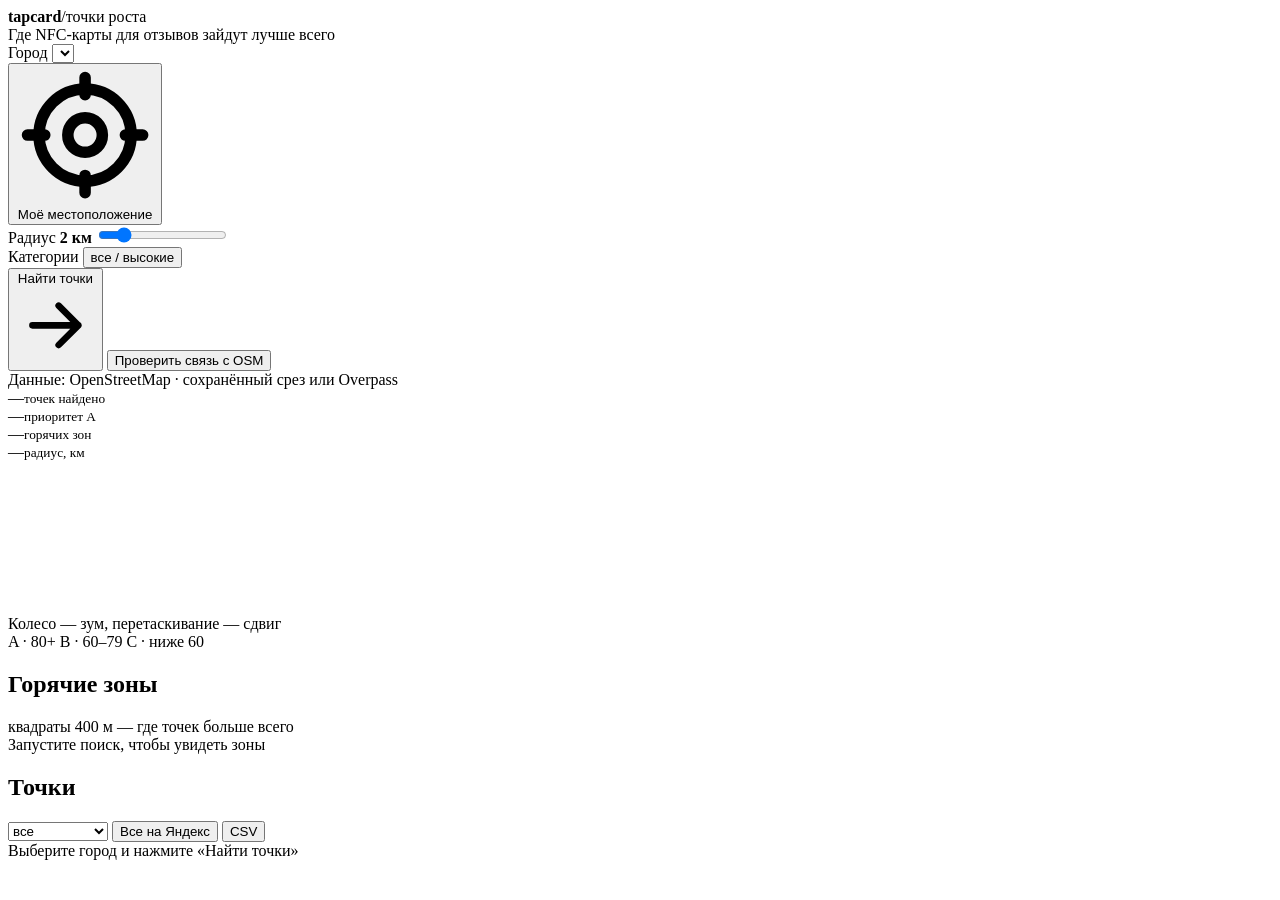
<file: index.template.html>
<!doctype html>
<html lang="ru">
<head>
<meta charset="utf-8">
<meta name="viewport" content="width=device-width, initial-scale=1">
<title>tapcard · точки роста — где продавать NFC-карты</title>
<meta name="description" content="Инструмент поиска точек для продажи NFC-карт: кафе, салоны, клиники, автосервисы и отели с высоким потенциалом отзывов.">
<style>
/*__CSS__*/
</style>
</head>
<body>

<header class="topbar">
  <div class="brand"><span class="pulse"></span><b>tapcard</b><span class="brand-sep">/</span>точки роста</div>
  <div class="topbar-note">Где NFC-карты для отзывов зайдут лучше всего</div>
</header>

<main class="layout">

  <aside class="panel">
    <div class="field">
      <label for="city">Город</label>
      <select id="city"></select>
    </div>

    <button id="geo" class="ghost" type="button">
      <svg viewBox="0 0 24 24" fill="none" stroke="currentColor" stroke-width="2" stroke-linecap="round"><circle cx="12" cy="12" r="3"/><path d="M12 2v3M12 19v3M2 12h3M19 12h3"/><circle cx="12" cy="12" r="8"/></svg>
      Моё местоположение
    </button>

    <div class="field">
      <label for="radius">Радиус <b id="radiusVal">2 км</b></label>
      <input type="range" id="radius" min="500" max="10000" step="500" value="2000">
    </div>

    <div class="field">
      <div class="cats-head">
        <label>Категории</label>
        <button id="catsToggle" class="link" type="button">все / высокие</button>
      </div>
      <div class="cats" id="cats"></div>
    </div>

    <button id="find" class="primary" type="button">
      Найти точки
      <svg viewBox="0 0 24 24" fill="none" stroke="currentColor" stroke-width="2" stroke-linecap="round" stroke-linejoin="round"><path d="M5 12h14M13 6l6 6-6 6"/></svg>
    </button>

    <button id="diagBtn" class="link diag-link" type="button">Проверить связь с OSM</button>
    <div class="diag" id="diag" hidden></div>
    <div class="src" id="src" hidden></div>

    <div class="panel-foot">Данные: OpenStreetMap · сохранённый срез или Overpass</div>
  </aside>

  <section class="content">

    <div class="stats" id="stats">
      <div class="stat"><span id="statFound">—</span><small>точек найдено</small></div>
      <div class="stat"><span id="statA">—</span><small>приоритет A</small></div>
      <div class="stat"><span id="statZones">—</span><small>горячих зон</small></div>
      <div class="stat"><span id="statRadius">—</span><small>радиус, км</small></div>
    </div>

    <div class="map-wrap">
      <canvas id="map"></canvas>
      <div class="map-hint">Колесо — зум, перетаскивание — сдвиг</div>
      <div class="map-legend">
        <span><i class="dot a"></i> A · 80+</span>
        <span><i class="dot b"></i> B · 60–79</span>
        <span><i class="dot c"></i> C · ниже 60</span>
      </div>
    </div>

    <div class="zones-block">
      <div class="block-head">
        <h2>Горячие зоны</h2>
        <span class="muted">квадраты 400 м — где точек больше всего</span>
      </div>
      <div class="zones" id="zones"><div class="empty">Запустите поиск, чтобы увидеть зоны</div></div>
    </div>

    <div class="list-block">
      <div class="block-head">
        <h2>Точки</h2>
        <div class="list-tools">
          <select id="minGrade" class="mini">
            <option value="0">все</option>
            <option value="60">только B и A</option>
            <option value="80">только A</option>
          </select>
          <button id="toYandex" class="ghost small" type="button">Все на Яндекс</button>
          <button id="export" class="ghost small" type="button">CSV</button>
        </div>
      </div>
      <div id="list"><div class="empty">Выберите город и нажмите «Найти точки»</div></div>
    </div>

  </section>
</main>

<div class="toast" id="toast"></div>

<script>
/*__JS__*/
</script>
</body>
</html>
</file>
